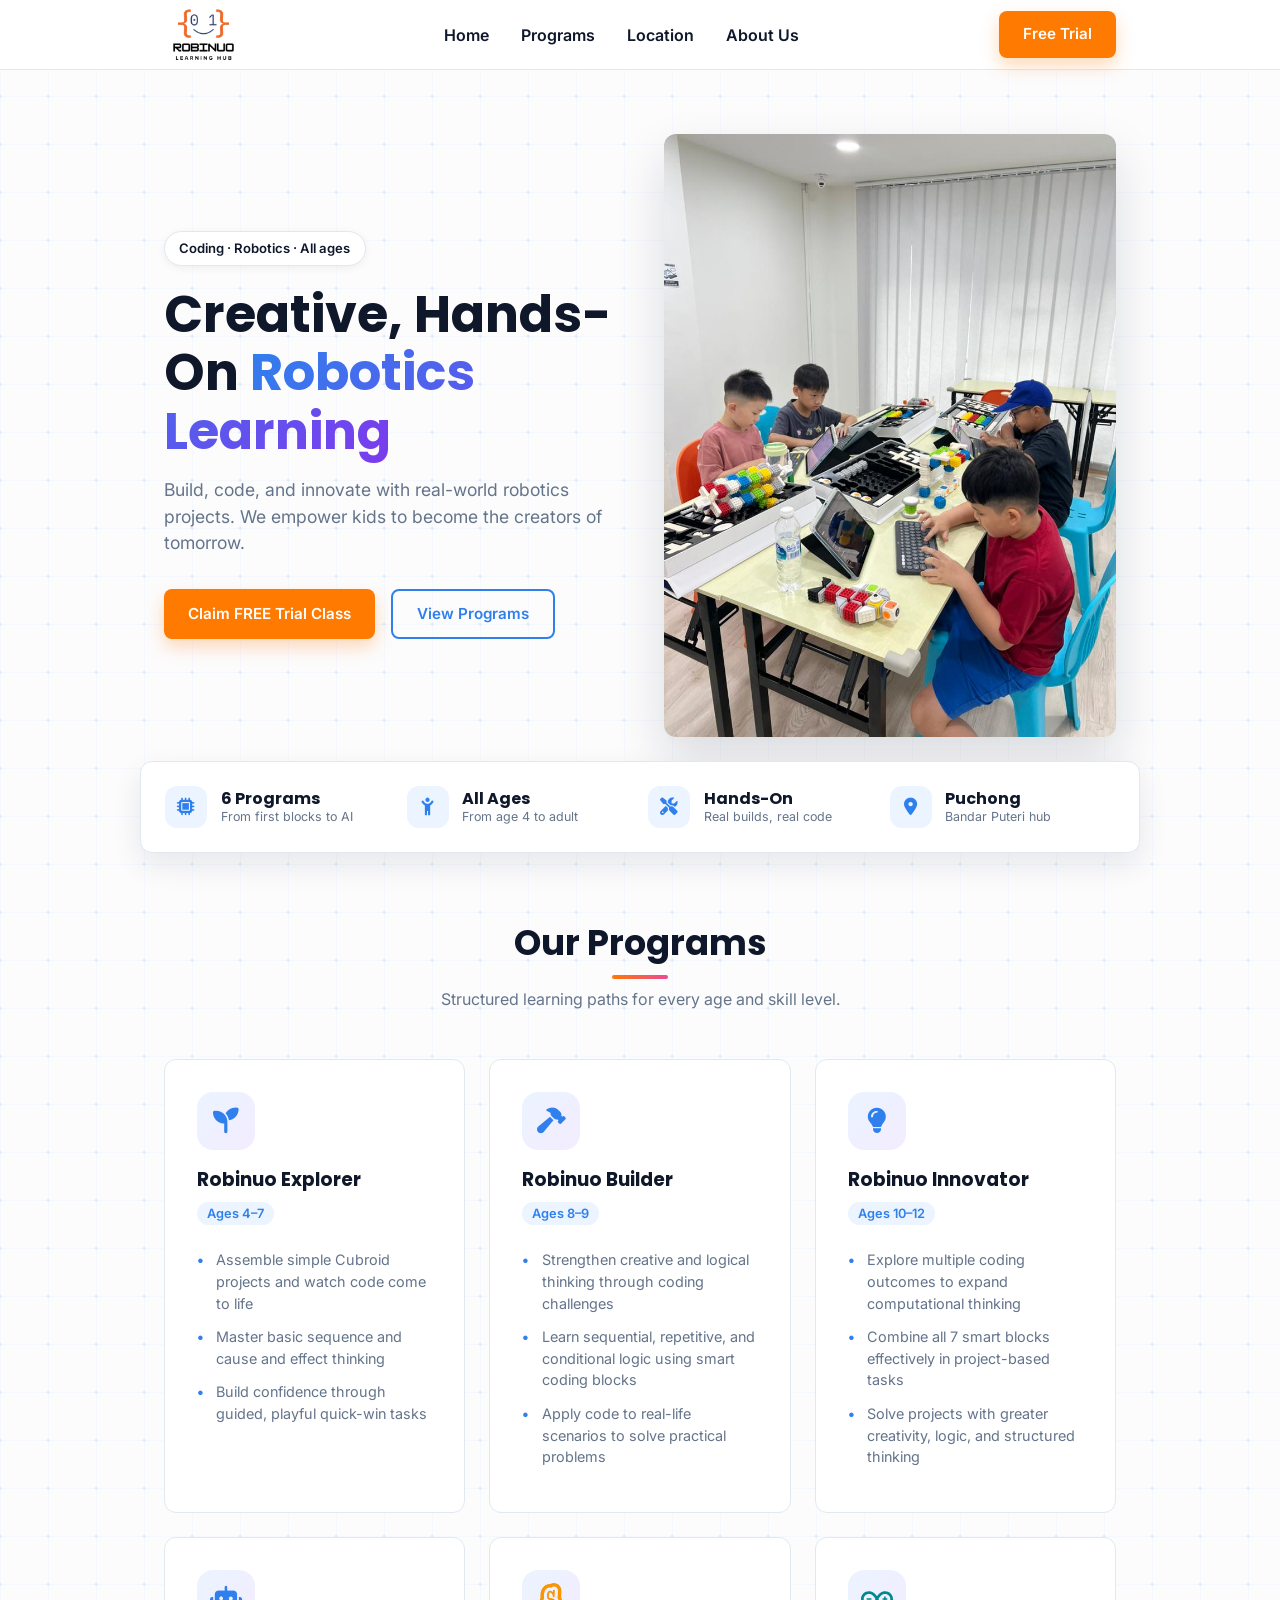
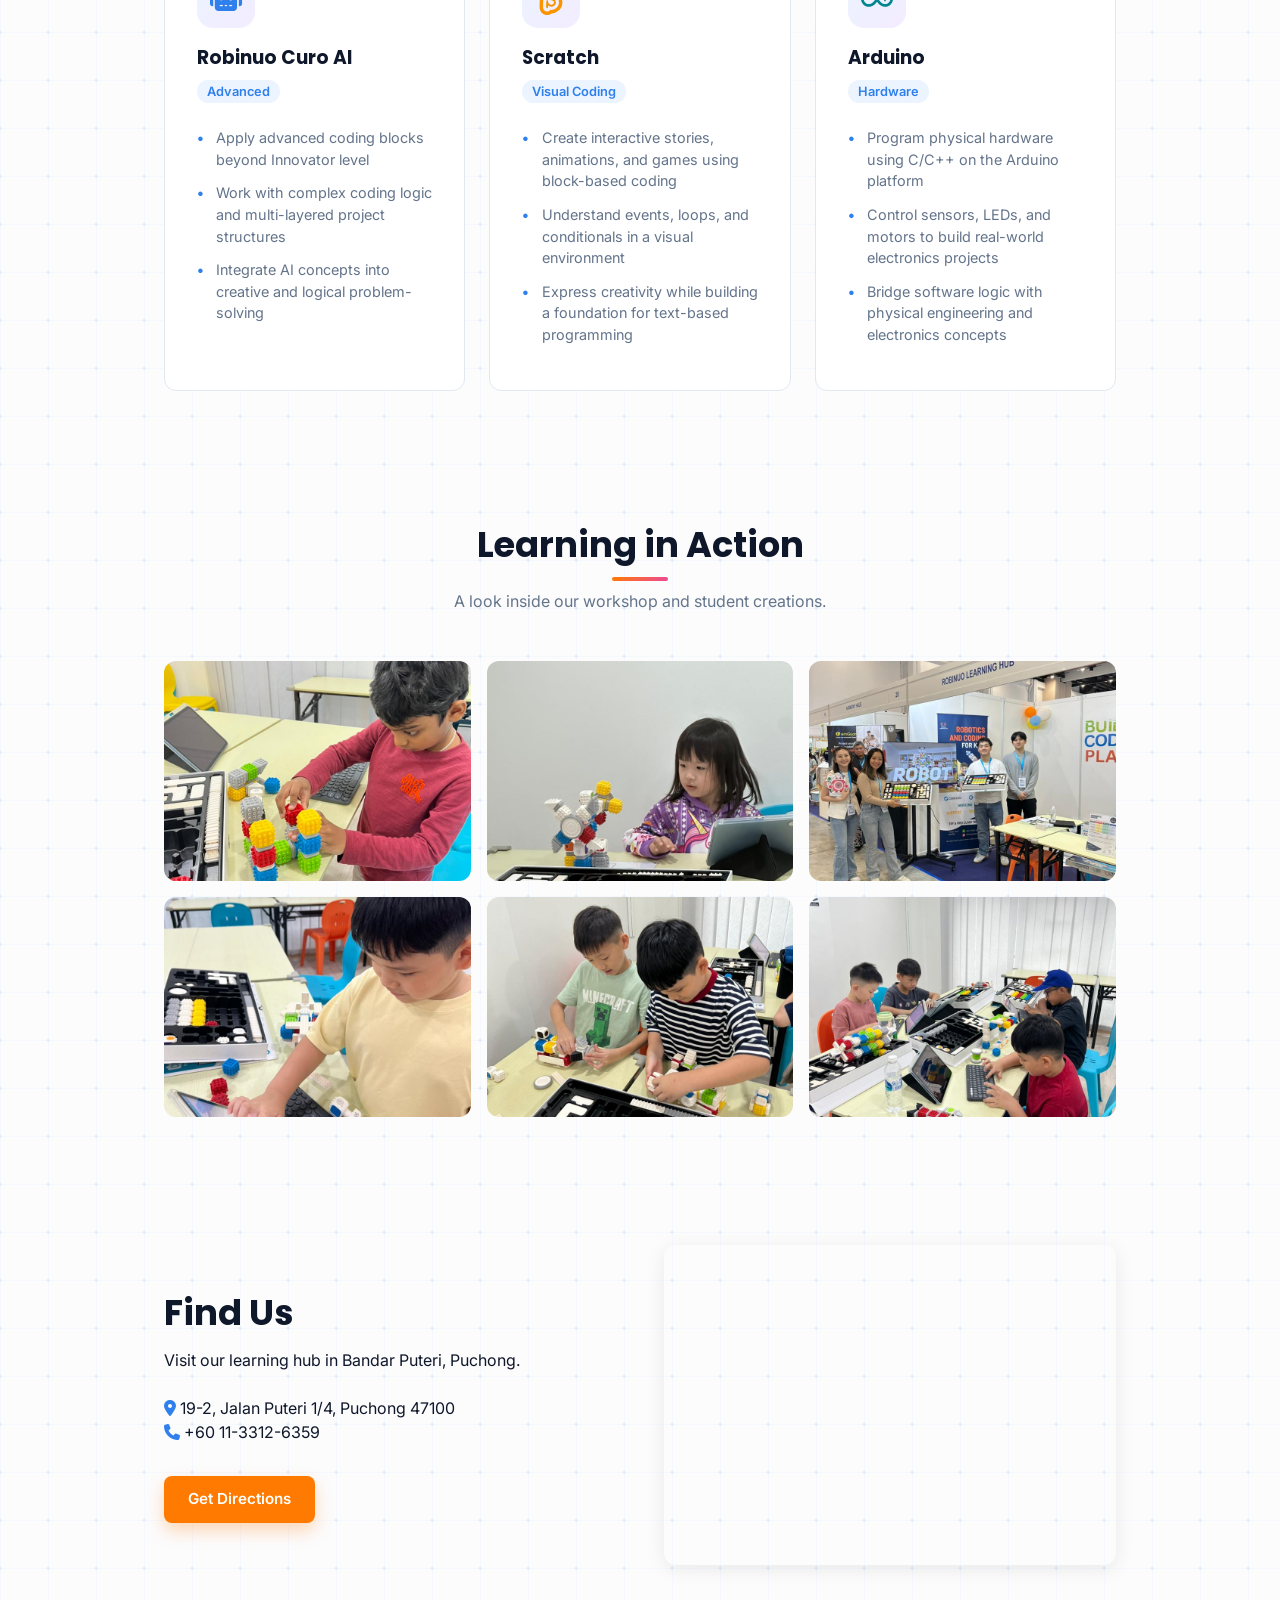
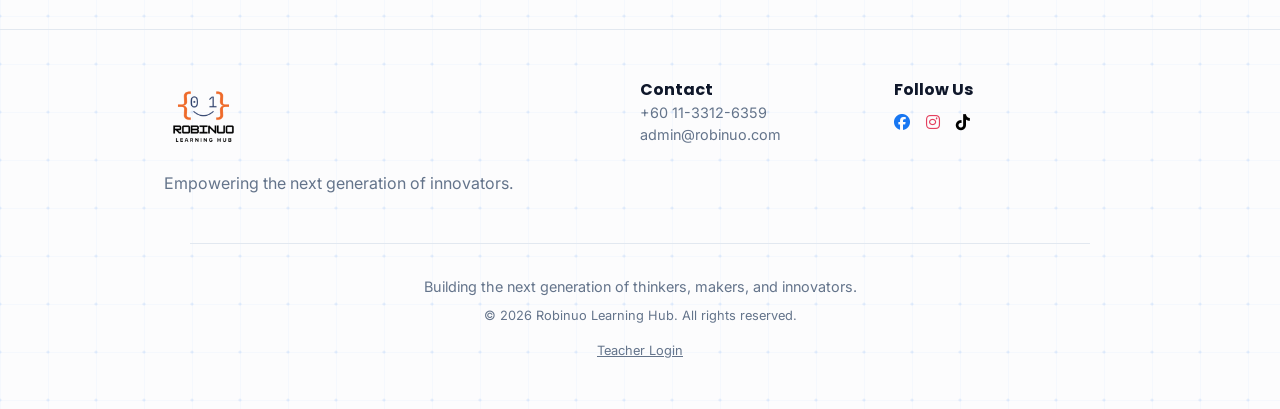
<file: index.html>
<!DOCTYPE html>
<html lang="en">

<head>
    <meta charset="UTF-8">
    <meta name="viewport" content="width=device-width, initial-scale=1.0">
    <link rel="icon" type="image/png" href="images/favicon.png">
    <link rel="apple-touch-icon" href="images/favicon.png">
    <title>Robinuo Robotics | Hands-On Learning in Puchong</title>
    <meta name="description"
        content="Robinuo Robotics Learning Hub in Puchong offers hands-on robotics, coding, and AI classes for all ages. Build, code, and innovate with real-world projects.">
    <meta name="keywords"
        content="robotics for kids Puchong, coding classes for kids, STEM education Malaysia, Robinuo Learning Hub, kids robotics workshop">
    <link rel="preconnect" href="https://fonts.googleapis.com">
    <link rel="preconnect" href="https://fonts.gstatic.com" crossorigin>
    <link
        href="https://fonts.googleapis.com/css2?family=Inter:wght@400;500;600;700&family=Poppins:wght@600;700&display=swap"
        rel="stylesheet">
    <link rel="stylesheet" href="style.css?v=4">
    <link rel="stylesheet" href="https://cdnjs.cloudflare.com/ajax/libs/font-awesome/6.4.0/css/all.min.css">
</head>

<body>
    <nav class="navbar">
        <div class="container">
            <a href="index.html" class="logo">
                <img src="images/logo.png" alt="Robinuo Logo">
            </a>
            <ul class="nav-links">
                <li><a href="index.html">Home</a></li>
                <li><a href="#programs">Programs</a></li>
                <li><a href="#location">Location</a></li>
                <li><a href="about.html">About Us</a></li>
            </ul>
            <a href="https://wa.me/601133126359?text=I%20would%20like%20to%20sign%20up%20for%20a%20free%20trial%20class"
                class="btn btn-primary">Free Trial</a>
        </div>
    </nav>

    <header class="hero">
        <div class="container hero-grid">
            <div class="hero-content reveal">
                <span class="hero-badge">Coding &middot; Robotics &middot; All ages</span>
                <h1 class="hero-title">Creative, Hands-On <span class="gradient-text">Robotics Learning</span></h1>
                <p class="hero-subtitle">Build, code, and innovate with real-world robotics projects. We empower kids to
                    become the creators of tomorrow.</p>
                <div class="hero-btns">
                    <a href="https://wa.me/601133126359?text=I%20would%20like%20to%20sign%20up%20for%20a%20free%20trial%20class"
                        class="btn btn-primary">Claim FREE Trial Class</a>
                    <a href="#programs" class="btn btn-outline">View Programs</a>
                </div>
            </div>
            <div class="image-box reveal">
                <img src="images/hero.jpeg" alt="Robotics Education">
            </div>
        </div>
    </header>

    <section class="highlights">
        <div class="container highlights-grid">
            <div class="highlight reveal">
                <i class="fas fa-microchip"></i>
                <div>
                    <span class="highlight-title">6 Programs</span>
                    <span class="highlight-sub">From first blocks to AI</span>
                </div>
            </div>
            <div class="highlight reveal">
                <i class="fas fa-child-reaching"></i>
                <div>
                    <span class="highlight-title">All Ages</span>
                    <span class="highlight-sub">From age 4 to adult</span>
                </div>
            </div>
            <div class="highlight reveal">
                <i class="fas fa-screwdriver-wrench"></i>
                <div>
                    <span class="highlight-title">Hands-On</span>
                    <span class="highlight-sub">Real builds, real code</span>
                </div>
            </div>
            <div class="highlight reveal">
                <i class="fas fa-location-dot"></i>
                <div>
                    <span class="highlight-title">Puchong</span>
                    <span class="highlight-sub">Bandar Puteri hub</span>
                </div>
            </div>
        </div>
    </section>

    <section id="programs">
        <div class="container">
            <div class="section-header">
                <h2 class="section-title">Our Programs</h2>
                <p class="section-subtitle">Structured learning paths for every age and skill level.</p>
            </div>
            <div class="grid-3">
                <div class="card">
                    <div class="card-icon"><i class="fas fa-seedling"></i></div>
                    <h3>Robinuo Explorer</h3>
                    <p class="tag">Ages 4–7</p>
                    <ul>
                        <li>Assemble simple Cubroid projects and watch code come to life</li>
                        <li>Master basic sequence and cause and effect thinking</li>
                        <li>Build confidence through guided, playful quick-win tasks</li>
                    </ul>
                </div>
                <div class="card">
                    <div class="card-icon"><i class="fas fa-hammer"></i></div>
                    <h3>Robinuo Builder</h3>
                    <p class="tag">Ages 8–9</p>
                    <ul>
                        <li>Strengthen creative and logical thinking through coding challenges</li>
                        <li>Learn sequential, repetitive, and conditional logic using smart coding blocks</li>
                        <li>Apply code to real-life scenarios to solve practical problems</li>
                    </ul>
                </div>
                <div class="card">
                    <div class="card-icon"><i class="fas fa-lightbulb"></i></div>
                    <h3>Robinuo Innovator</h3>
                    <p class="tag">Ages 10–12</p>
                    <ul>
                        <li>Explore multiple coding outcomes to expand computational thinking</li>
                        <li>Combine all 7 smart blocks effectively in project-based tasks</li>
                        <li>Solve projects with greater creativity, logic, and structured thinking</li>
                    </ul>
                </div>
                <div class="card">
                    <div class="card-icon"><i class="fas fa-robot"></i></div>
                    <h3>Robinuo Curo AI</h3>
                    <p class="tag">Advanced</p>
                    <ul>
                        <li>Apply advanced coding blocks beyond Innovator level</li>
                        <li>Work with complex coding logic and multi-layered project structures</li>
                        <li>Integrate AI concepts into creative and logical problem-solving</li>
                    </ul>
                </div>
                <div class="card">
                    <div class="card-icon"><img src="images/scratch.svg" alt="Scratch logo" class="brand-logo"></div>
                    <h3>Scratch</h3>
                    <p class="tag">Visual Coding</p>
                    <ul>
                        <li>Create interactive stories, animations, and games using block-based coding</li>
                        <li>Understand events, loops, and conditionals in a visual environment</li>
                        <li>Express creativity while building a foundation for text-based programming</li>
                    </ul>
                </div>
                <div class="card">
                    <div class="card-icon"><img src="images/arduino.svg" alt="Arduino logo" class="brand-logo"></div>
                    <h3>Arduino</h3>
                    <p class="tag">Hardware</p>
                    <ul>
                        <li>Program physical hardware using C/C++ on the Arduino platform</li>
                        <li>Control sensors, LEDs, and motors to build real-world electronics projects</li>
                        <li>Bridge software logic with physical engineering and electronics concepts</li>
                    </ul>
                </div>
            </div>

        </div>
    </section>

    <section id="projects">
        <div class="container">
            <div class="section-header">
                <h2 class="section-title">Learning in Action</h2>
                <p class="section-subtitle">A look inside our workshop and student creations.</p>
            </div>
            <div class="gallery-grid">
                <div class="gallery-item">
                    <img src="images/learning-1.jpeg" alt="Robot build">
                </div>
                <div class="gallery-item">
                    <img src="images/learning-2.jpeg" alt="Kids learning">
                </div>
                <div class="gallery-item">
                    <img src="images/learning-3.jpeg" alt="Workshop activity">
                </div>
                <div class="gallery-item">
                    <img src="images/learning-4.jpeg" alt="Student project">
                </div>
                <div class="gallery-item">
                    <img src="images/learning-5.jpeg" alt="Hands-on coding">
                </div>
                <div class="gallery-item">
                    <img src="images/hero.jpeg" alt="Group session">
                </div>
            </div>
        </div>
    </section>

    <section id="location">
        <div class="container hero-grid">
            <div class="location-details">
                <h2 class="section-title">Find Us</h2>
                <p style="margin-bottom: 1.5rem;">Visit our learning hub in Bandar Puteri, Puchong.</p>
                <p><i class="fas fa-map-marker-alt text-blue"></i> 19-2, Jalan Puteri 1/4, Puchong 47100</p>
                <p style="margin-bottom: 2rem;"><i class="fas fa-phone text-blue"></i> +60 11-3312-6359</p>
                <a href="https://maps.app.goo.gl/eVubJefHRpPLS99w7?g_st=iw" target="_blank" class="btn btn-primary">Get
                    Directions</a>
            </div>
            <div class="image-box">
                <iframe
                    src="https://www.google.com/maps/embed?pb=!1m18!1m12!1m3!1d3984.1481064375323!2d101.61411127590822!3d3.023023962295058!2m3!1f0!2f0!3f0!3m2!1i1024!2i768!4f13.1!3m3!1m2!1s0x31cdb5e82f555555%3A0x6b405f6e80b8751d!2sRobinuo%20Learning%20Hub!5e0!3m2!1sen!2smy!4v1715512345678!5m2!1sen!2smy"
                    width="100%" height="300" style="border:0;" allowfullscreen="" loading="lazy"></iframe>
            </div>
        </div>
    </section>

    <footer class="footer">
        <div class="container footer-grid">
            <div>
                <a href="index.html" class="logo">
                    <img src="images/logo.png" alt="Robinuo Logo">
                </a>
                <p style="margin-top: 1rem; color: var(--text-muted);">Empowering the next generation of innovators.</p>
            </div>
            <div>
                <h4>Contact</h4>
                <p style="color: var(--text-muted); font-size: 0.9rem;">+60 11-3312-6359</p>
                <p style="color: var(--text-muted); font-size: 0.9rem;">admin@robinuo.com</p>
            </div>
            <div>
                <h4>Follow Us</h4>
                <div class="social-links" style="display: flex; gap: 1rem; margin-top: 0.5rem;">
                    <a href="https://www.facebook.com/p/Robinuo-Learning-Hub-61576348565523/" class="text-blue"
                        target="_blank"><i class="fab fa-facebook"></i></a>
                    <a href="https://www.instagram.com/robinuokids/" class="text-blue" target="_blank"><i
                            class="fab fa-instagram"></i></a>
                    <a href="https://www.tiktok.com/@robinuokids" class="text-blue" target="_blank"><i
                            class="fab fa-tiktok"></i></a>
                </div>
            </div>
        </div>
        <div class="container footer-bottom" style="margin-top: 3rem; text-align: center;">
            <div
                style="width: 100%; max-width: 900px; height: 1px; background: var(--border-color); margin: 0 auto 2rem;">
            </div>
            <p style="color: var(--text-muted); font-size: 0.9rem;">Building the next generation of thinkers, makers,
                and innovators.</p>
            <p style="color: var(--text-muted); font-size: 0.8rem; margin-top: 0.5rem;">&copy; <span
                    class="current-year">2024</span> Robinuo Learning Hub. All rights reserved.</p>
            <p style="margin-top: 0.75rem;"><a href="resources.html"
                    style="color: var(--text-muted); font-size: 0.8rem;">Teacher Login</a></p>
        </div>
    </footer>
    <script>
        (function () {
            var d = document;
            d.documentElement.classList.add('js');

            // Dynamic copyright year
            d.querySelectorAll('.current-year').forEach(function (el) {
                el.textContent = new Date().getFullYear();
            });

            // Stagger grid children for a cascading reveal
            d.querySelectorAll('.grid-3, .gallery-grid, .highlights-grid').forEach(function (grid) {
                Array.prototype.forEach.call(grid.children, function (child, i) {
                    child.style.transitionDelay = (i * 70) + 'ms';
                });
            });

            // Scroll-reveal on intersection
            var revealEls = d.querySelectorAll('.reveal, .card, .gallery-item, .section-header');
            revealEls.forEach(function (el) { el.classList.add('reveal'); });

            if ('IntersectionObserver' in window) {
                var io = new IntersectionObserver(function (entries) {
                    entries.forEach(function (entry) {
                        if (entry.isIntersecting) {
                            entry.target.classList.add('is-visible');
                            io.unobserve(entry.target);
                        }
                    });
                }, { threshold: 0.12, rootMargin: '0px 0px -40px 0px' });
                revealEls.forEach(function (el) { io.observe(el); });
            } else {
                revealEls.forEach(function (el) { el.classList.add('is-visible'); });
            }
        })();
    </script>
</body>

</html>
</file>
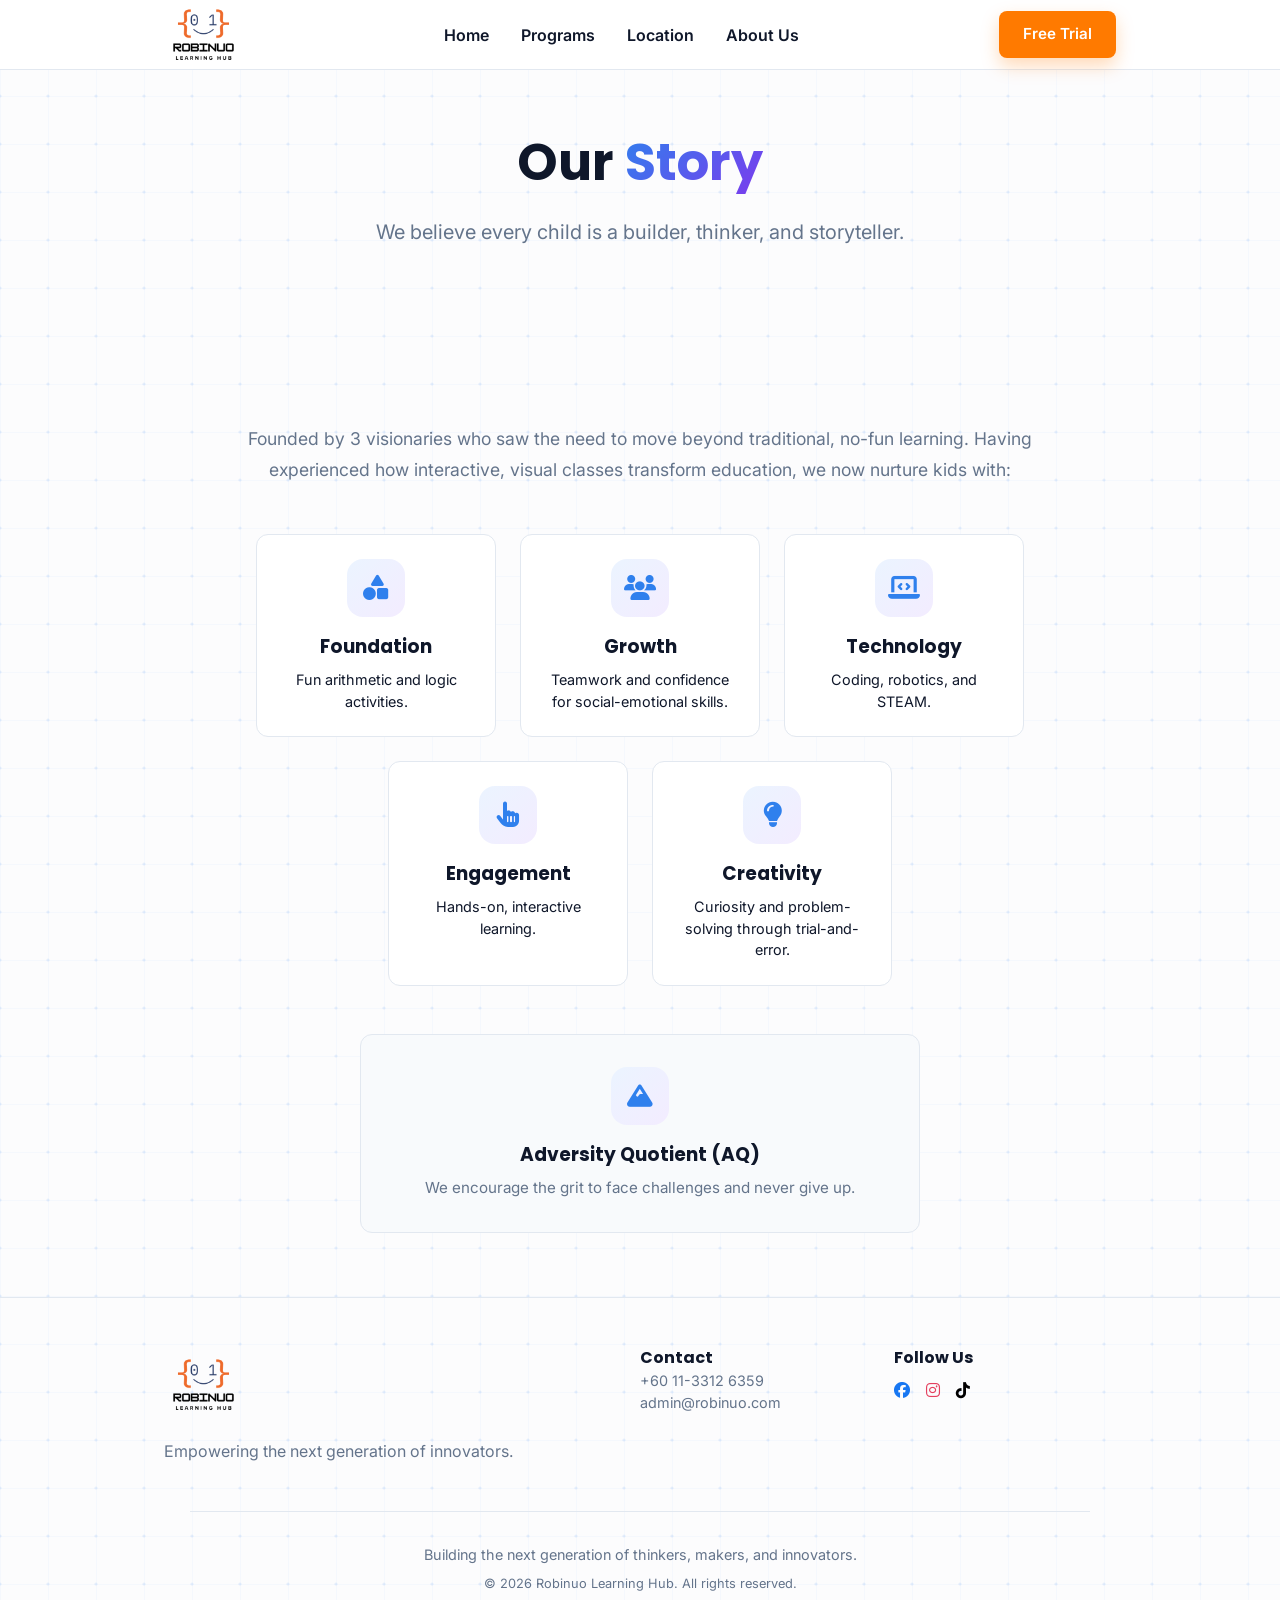
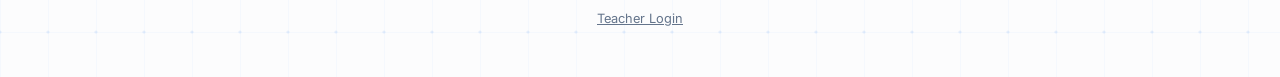
<file: about.html>
<!DOCTYPE html>
<html lang="en">
<head>
    <meta charset="UTF-8">
    <meta name="viewport" content="width=device-width, initial-scale=1.0">
    <link rel="icon" type="image/png" href="images/favicon.png">
    <link rel="apple-touch-icon" href="images/favicon.png">
    <title>About Us | Robinuo Robotics</title>
    <meta name="description" content="Learn about Robinuo Robotics Learning Hub's mission to empower every child as a builder and thinker through interactive robotics and coding education in Puchong.">
    <link rel="preconnect" href="https://fonts.googleapis.com">
    <link rel="preconnect" href="https://fonts.gstatic.com" crossorigin>
    <link href="https://fonts.googleapis.com/css2?family=Inter:wght@400;500;600;700&family=Poppins:wght@600;700&display=swap" rel="stylesheet">
    <link rel="stylesheet" href="style.css?v=4">
    <link rel="stylesheet" href="https://cdnjs.cloudflare.com/ajax/libs/font-awesome/6.4.0/css/all.min.css">
</head>
<body>
    <nav class="navbar">
        <div class="container">
            <a href="index.html" class="logo">
                <img src="images/logo.png" alt="Robinuo Logo">
            </a>
            <ul class="nav-links">
                <li><a href="index.html">Home</a></li>
                <li><a href="index.html#programs">Programs</a></li>
                <li><a href="index.html#location">Location</a></li>
                <li><a href="about.html" class="active">About Us</a></li>
            </ul>
            <a href="https://wa.me/601133126359?text=I%20would%20like%20to%20sign%20up%20for%20a%20free%20trial%20class" class="btn btn-primary">Free Trial</a>
        </div>
    </nav>

    <header class="hero" style="padding: 4rem 0;">
        <div class="container" style="text-align: center;">
            <div class="section-header">
                <h1 class="hero-title" style="margin-bottom: 1.5rem;">Our <span class="gradient-text">Story</span></h1>
                <p class="hero-subtitle" style="max-width: 800px; margin: 0 auto; font-size: 1.25rem;">
                    We believe every child is a builder, thinker, and storyteller.
                </p>
            </div>
        </div>
    </header>

    <section id="story" style="padding: 4rem 0;">
        <div class="container">
            <div style="max-width: 800px; margin: 0 auto; text-align: center;">
                <p style="font-size: 1.1rem; color: var(--text-muted); line-height: 1.8; margin-bottom: 3rem;">
                    Founded by 3 visionaries who saw the need to move beyond traditional, no-fun learning. Having experienced how interactive, visual classes transform education, we now nurture kids with:
                </p>

                <div class="about-values">
                    <div class="card value-card">
                        <div class="card-icon"><i class="fas fa-shapes"></i></div>
                        <h3>Foundation</h3>
                        <p>Fun arithmetic and logic activities.</p>
                    </div>
                    <div class="card value-card">
                        <div class="card-icon"><i class="fas fa-users"></i></div>
                        <h3>Growth</h3>
                        <p>Teamwork and confidence for social-emotional skills.</p>
                    </div>
                    <div class="card value-card">
                        <div class="card-icon"><i class="fas fa-laptop-code"></i></div>
                        <h3>Technology</h3>
                        <p>Coding, robotics, and STEAM.</p>
                    </div>
                    <div class="card value-card">
                        <div class="card-icon"><i class="fas fa-hand-pointer"></i></div>
                        <h3>Engagement</h3>
                        <p>Hands-on, interactive learning.</p>
                    </div>
                    <div class="card value-card">
                        <div class="card-icon"><i class="fas fa-lightbulb"></i></div>
                        <h3>Creativity</h3>
                        <p>Curiosity and problem-solving through trial-and-error.</p>
                    </div>
                </div>

                <div class="aq-callout">
                    <div class="card-icon"><i class="fas fa-mountain"></i></div>
                    <h3>Adversity Quotient (AQ)</h3>
                    <p>We encourage the grit to face challenges and never give up.</p>
                </div>
            </div>
        </div>
    </section>

    <footer class="footer">
        <div class="container footer-grid">
            <div>
                <a href="index.html" class="logo">
                    <img src="images/logo.png" alt="Robinuo Logo">
                </a>
                <p style="margin-top: 1rem; color: var(--text-muted);">Empowering the next generation of innovators.</p>
            </div>
            <div>
                <h4>Contact</h4>
                <p style="color: var(--text-muted); font-size: 0.9rem;">+60 11-3312 6359</p>
                <p style="color: var(--text-muted); font-size: 0.9rem;">admin@robinuo.com</p>
            </div>
            <div>
                <h4>Follow Us</h4>
                <div class="social-links" style="display: flex; gap: 1rem; margin-top: 0.5rem;">
                    <a href="https://www.facebook.com/p/Robinuo-Learning-Hub-61576348565523/" class="text-blue" target="_blank"><i class="fab fa-facebook"></i></a>
                    <a href="https://www.instagram.com/robinuokids?igsh=Z3NlZzNkN3hyNHJi" class="text-blue" target="_blank"><i class="fab fa-instagram"></i></a>
                    <a href="https://www.tiktok.com/@robinuokids?_r=1&_t=ZS-96NeDbq8sq5" class="text-blue" target="_blank"><i class="fab fa-tiktok"></i></a>
                </div>
            </div>
        </div>
        <div class="container footer-bottom" style="margin-top: 3rem; text-align: center;">
            <div style="width: 100%; max-width: 900px; height: 1px; background: var(--border-color); margin: 0 auto 2rem;"></div>
            <p style="color: var(--text-muted); font-size: 0.9rem;">Building the next generation of thinkers, makers, and innovators.</p>
            <p style="color: var(--text-muted); font-size: 0.8rem; margin-top: 0.5rem;">&copy; <span class="current-year">2024</span> Robinuo Learning Hub. All rights reserved.</p>
            <p style="margin-top: 0.75rem;"><a href="resources.html" style="color: var(--text-muted); font-size: 0.8rem;">Teacher Login</a></p>
        </div>
    </footer>
    <script>
        (function () {
            var d = document;
            d.documentElement.classList.add('js');

            // Dynamic copyright year
            d.querySelectorAll('.current-year').forEach(function (el) {
                el.textContent = new Date().getFullYear();
            });

            // Stagger grid children for a cascading reveal
            d.querySelectorAll('.grid-3, .gallery-grid, .highlights-grid').forEach(function (grid) {
                Array.prototype.forEach.call(grid.children, function (child, i) {
                    child.style.transitionDelay = (i * 70) + 'ms';
                });
            });

            // Scroll-reveal on intersection
            var revealEls = d.querySelectorAll('.reveal, .card, .gallery-item, .section-header');
            revealEls.forEach(function (el) { el.classList.add('reveal'); });

            if ('IntersectionObserver' in window) {
                var io = new IntersectionObserver(function (entries) {
                    entries.forEach(function (entry) {
                        if (entry.isIntersecting) {
                            entry.target.classList.add('is-visible');
                            io.unobserve(entry.target);
                        }
                    });
                }, { threshold: 0.12, rootMargin: '0px 0px -40px 0px' });
                revealEls.forEach(function (el) { io.observe(el); });
            } else {
                revealEls.forEach(function (el) { el.classList.add('is-visible'); });
            }
        })();
    </script>
</body>
</html>
</file>
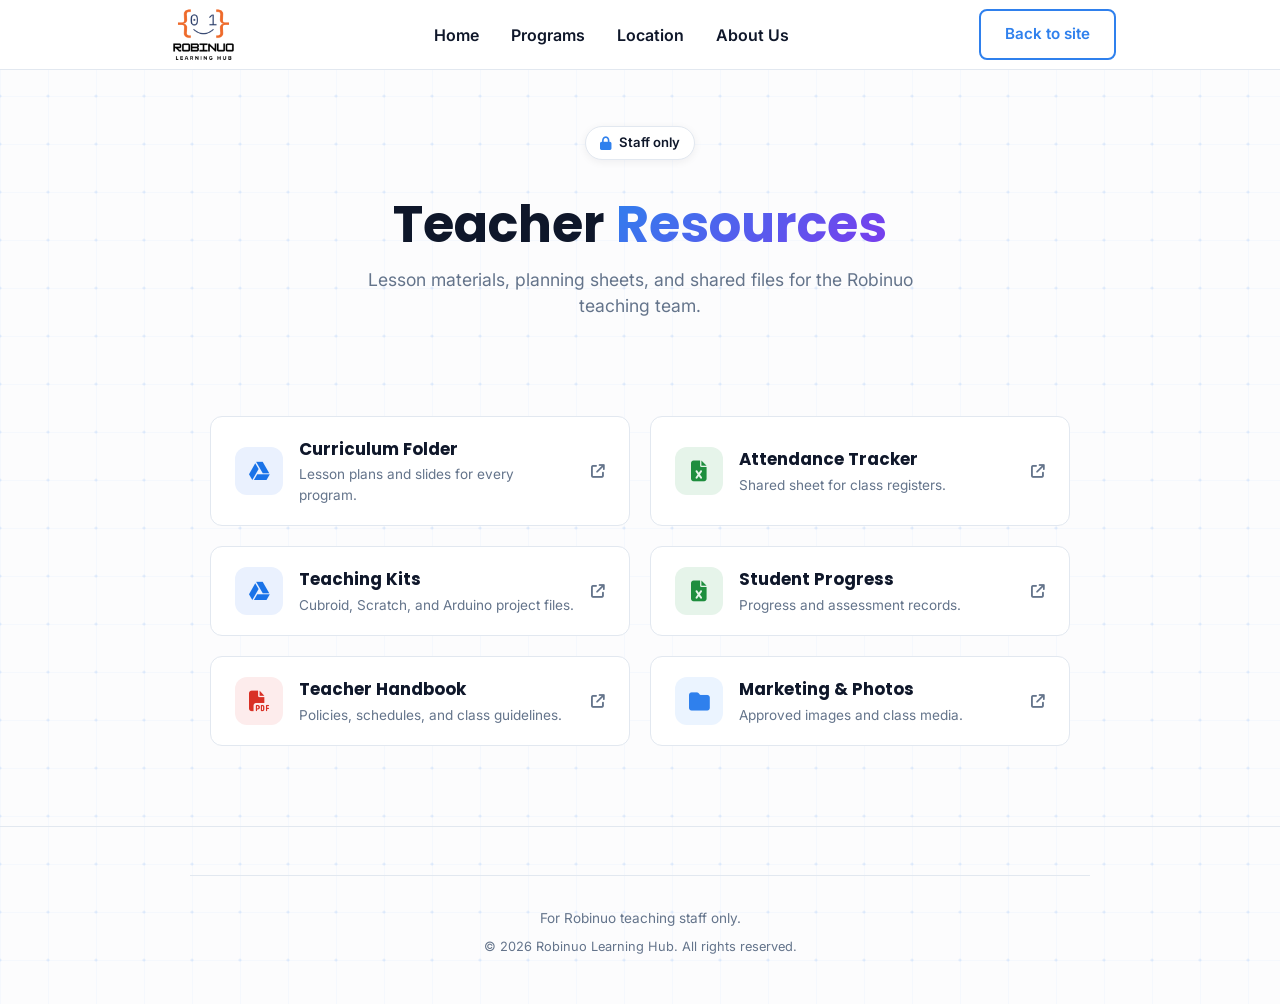
<file: resources.html>
<!DOCTYPE html>
<html lang="en">

<head>
    <meta charset="UTF-8">
    <meta name="viewport" content="width=device-width, initial-scale=1.0">
    <link rel="icon" type="image/png" href="images/favicon.png">
    <link rel="apple-touch-icon" href="images/favicon.png">
    <title>Teacher Resources | Robinuo Robotics</title>
    <!-- Staff-only area. Keep this page out of search engines; the login
         itself is enforced by Cloudflare Access, not by this page. -->
    <meta name="robots" content="noindex, nofollow">
    <link rel="preconnect" href="https://fonts.googleapis.com">
    <link rel="preconnect" href="https://fonts.gstatic.com" crossorigin>
    <link
        href="https://fonts.googleapis.com/css2?family=Inter:wght@400;500;600;700&family=Poppins:wght@600;700&display=swap"
        rel="stylesheet">
    <link rel="stylesheet" href="style.css?v=4">
    <link rel="stylesheet" href="https://cdnjs.cloudflare.com/ajax/libs/font-awesome/6.4.0/css/all.min.css">
</head>

<body>
    <nav class="navbar">
        <div class="container">
            <a href="index.html" class="logo">
                <img src="images/logo.png" alt="Robinuo Logo">
            </a>
            <ul class="nav-links">
                <li><a href="index.html">Home</a></li>
                <li><a href="index.html#programs">Programs</a></li>
                <li><a href="index.html#location">Location</a></li>
                <li><a href="about.html">About Us</a></li>
            </ul>
            <a href="index.html" class="btn btn-outline">Back to site</a>
        </div>
    </nav>

    <header class="hero" style="padding: 3.5rem 0 1rem;">
        <div class="container" style="text-align: center;">
            <div class="section-header">
                <span class="hero-badge"><i class="fas fa-lock"></i> Staff only</span>
                <h1 class="hero-title" style="margin: 1rem 0 0.75rem;">Teacher <span
                        class="gradient-text">Resources</span></h1>
                <p class="hero-subtitle" style="max-width: 620px; margin: 0 auto;">
                    Lesson materials, planning sheets, and shared files for the Robinuo teaching team.
                </p>
            </div>
        </div>
    </header>

    <section class="resources-section">
        <div class="container">
            <!-- ============================================================
                 HOW TO ADD A RESOURCE
                 Copy one <a class="resource-card"> block below, paste your
                 link into href="...", and edit the icon, title, and text.

                 Icon type (changes the colour of the little square):
                   class="resource-icon drive"  -> Google Drive  (fab fa-google-drive)
                   class="resource-icon excel"  -> Sheets/Excel  (fas fa-file-excel)
                   class="resource-icon pdf"     -> PDF/doc       (fas fa-file-pdf)
                   class="resource-icon"         -> default blue  (fas fa-folder)

                 The links below are PLACEHOLDERS (href="#") until the real
                 URLs are added.
                 ============================================================ -->
            <div class="resource-grid">

                <a class="resource-card" href="#" target="_blank" rel="noopener">
                    <div class="resource-icon drive"><i class="fab fa-google-drive"></i></div>
                    <div class="resource-text">
                        <h3>Curriculum Folder</h3>
                        <p>Lesson plans and slides for every program.</p>
                    </div>
                    <span class="resource-arrow"><i class="fas fa-arrow-up-right-from-square"></i></span>
                </a>

                <a class="resource-card" href="#" target="_blank" rel="noopener">
                    <div class="resource-icon excel"><i class="fas fa-file-excel"></i></div>
                    <div class="resource-text">
                        <h3>Attendance Tracker</h3>
                        <p>Shared sheet for class registers.</p>
                    </div>
                    <span class="resource-arrow"><i class="fas fa-arrow-up-right-from-square"></i></span>
                </a>

                <a class="resource-card" href="#" target="_blank" rel="noopener">
                    <div class="resource-icon drive"><i class="fab fa-google-drive"></i></div>
                    <div class="resource-text">
                        <h3>Teaching Kits</h3>
                        <p>Cubroid, Scratch, and Arduino project files.</p>
                    </div>
                    <span class="resource-arrow"><i class="fas fa-arrow-up-right-from-square"></i></span>
                </a>

                <a class="resource-card" href="#" target="_blank" rel="noopener">
                    <div class="resource-icon excel"><i class="fas fa-file-excel"></i></div>
                    <div class="resource-text">
                        <h3>Student Progress</h3>
                        <p>Progress and assessment records.</p>
                    </div>
                    <span class="resource-arrow"><i class="fas fa-arrow-up-right-from-square"></i></span>
                </a>

                <a class="resource-card" href="#" target="_blank" rel="noopener">
                    <div class="resource-icon pdf"><i class="fas fa-file-pdf"></i></div>
                    <div class="resource-text">
                        <h3>Teacher Handbook</h3>
                        <p>Policies, schedules, and class guidelines.</p>
                    </div>
                    <span class="resource-arrow"><i class="fas fa-arrow-up-right-from-square"></i></span>
                </a>

                <a class="resource-card" href="#" target="_blank" rel="noopener">
                    <div class="resource-icon"><i class="fas fa-folder"></i></div>
                    <div class="resource-text">
                        <h3>Marketing & Photos</h3>
                        <p>Approved images and class media.</p>
                    </div>
                    <span class="resource-arrow"><i class="fas fa-arrow-up-right-from-square"></i></span>
                </a>

            </div>
        </div>
    </section>

    <footer class="footer">
        <div class="container footer-bottom" style="text-align: center;">
            <div
                style="width: 100%; max-width: 900px; height: 1px; background: var(--border-color); margin: 0 auto 2rem;">
            </div>
            <p style="color: var(--text-muted); font-size: 0.85rem;">For Robinuo teaching staff only.</p>
            <p style="color: var(--text-muted); font-size: 0.8rem; margin-top: 0.5rem;">&copy; <span
                    class="current-year">2024</span> Robinuo Learning Hub. All rights reserved.</p>
        </div>
    </footer>

    <script>
        document.querySelectorAll('.current-year').forEach(function (el) {
            el.textContent = new Date().getFullYear();
        });
    </script>
</body>

</html>
</file>
<file: style.css>
:root {
    --bg-color: #FFFFFF;
    --bg-subtle: #F8FAFC;
    --primary: #2F80ED;
    --accent: #FF7A00;
    --text-main: #0F172A;
    --text-muted: #64748B;
    --white: #FFFFFF;
    --border-color: #E2E8F0;
    --radius: 12px;
    --nav-height: 70px;
    --transition: all 0.3s ease;

    /* Playful supporting accents for a kids-focused robotics brand */
    --accent-2: #7C3AED;
    --accent-3: #10B981;
    --accent-pink: #EC4899;
    --grad-hero: linear-gradient(135deg, var(--primary) 0%, var(--accent-2) 100%);
    --grad-warm: linear-gradient(135deg, var(--accent) 0%, var(--accent-pink) 100%);
    --shadow-sm: 0 2px 8px rgba(15, 23, 42, 0.06);
    --shadow-md: 0 12px 30px rgba(15, 23, 42, 0.09);
    --shadow-lg: 0 22px 50px rgba(15, 23, 42, 0.14);
    --ease-out-back: cubic-bezier(0.34, 1.56, 0.64, 1);
}

* {
    margin: 0;
    padding: 0;
    box-sizing: border-box;
}

html {
    scroll-behavior: smooth;
}

body {
    font-family: 'Inter', sans-serif;
    /* No gradients: a seamless blueprint-grid tile with small circuit nodes.
       It repeats infinitely across the whole page, so it never clips or
       cuts off at a section edge. */
    background-color: #FCFCFD;
    background-image: url("data:image/svg+xml,%3Csvg%20xmlns%3D'http%3A%2F%2Fwww.w3.org%2F2000%2Fsvg'%20width%3D'48'%20height%3D'48'%20viewBox%3D'0%200%2048%2048'%3E%3Cg%20fill%3D'none'%20stroke%3D'%232F80ED'%20stroke-opacity%3D'0.07'%3E%3Cpath%20d%3D'M48%200H0V48'%2F%3E%3C%2Fg%3E%3Cg%20fill%3D'%232F80ED'%20fill-opacity%3D'0.11'%3E%3Ccircle%20cx%3D'0'%20cy%3D'0'%20r%3D'1.6'%2F%3E%3Ccircle%20cx%3D'48'%20cy%3D'0'%20r%3D'1.6'%2F%3E%3Ccircle%20cx%3D'0'%20cy%3D'48'%20r%3D'1.6'%2F%3E%3Ccircle%20cx%3D'48'%20cy%3D'48'%20r%3D'1.6'%2F%3E%3C%2Fg%3E%3C%2Fsvg%3E");
    background-size: 48px 48px;
    background-repeat: repeat;
    color: var(--text-main);
    line-height: 1.5;
    overflow-x: hidden;
}

h1, h2, h3, h4, .logo {
    font-family: 'Poppins', sans-serif;
    font-weight: 700;
}

.container {
    max-width: 1000px;
    margin: 0 auto;
    padding: 0 1.5rem;
}

/* Utilities */
.text-blue { color: var(--primary); }
.text-orange { color: var(--accent); }

.btn {
    display: inline-flex;
    align-items: center;
    gap: 8px;
    padding: 0.75rem 1.5rem;
    border-radius: 8px;
    font-weight: 600;
    text-decoration: none;
    transition: var(--transition);
    cursor: pointer;
    border: none;
    font-size: 0.95rem;
}

.btn-primary {
    background-color: var(--accent);
    color: var(--white);
}

.btn-primary:hover {
    background-color: #E66E00;
    transform: translateY(-2px);
}

.btn-outline {
    border: 2px solid var(--primary);
    color: var(--primary);
}

.btn-outline:hover {
    background-color: var(--primary);
    color: var(--white);
}

/* Navbar */
.navbar {
    height: var(--nav-height);
    position: sticky;
    top: 0;
    background: white;
    border-bottom: 1px solid var(--border-color);
    z-index: 1000;
}

.navbar .container {
    display: flex;
    justify-content: space-between;
    align-items: center;
    height: 100%;
}

.logo {
    display: flex;
    align-items: center;
    text-decoration: none;
}

.logo img {
    width: 79px; /* ~7% smaller than 85px */
    height: auto;
    display: block;
    margin-top: -2px;
}

.footer .logo img {
    width: 79px;
}

.nav-links {
    display: flex;
    list-style: none;
    gap: 2rem; /* ~32px */
    align-items: center;
}

.nav-links a {
    color: var(--text-main);
    text-decoration: none;
    font-weight: 600;
    font-size: 1rem;
    transition: var(--transition);
}

.nav-links a:hover, .text-blue:hover {
    color: var(--accent);
}

.fa-facebook { color: #1877F2; }
.fa-instagram { color: #E4405F; }
.fa-tiktok { color: #000000; }

.tech-stack img {
    filter: grayscale(100%);
    opacity: 0.6;
    transition: all 0.3s ease;
}

.tech-stack img:hover {
    filter: grayscale(0%);
    opacity: 1;
    transform: scale(1.1);
}

/* Hero Section */
.hero {
    padding: 4rem 0;
    /* Transparent so the body's warm glow flows through without a seam. */
    background: transparent;
}

.hero-grid {
    display: grid;
    grid-template-columns: 1fr 1fr;
    gap: 3rem;
    align-items: center;
}

.hero-title {
    font-size: clamp(2.8rem, 1.9rem + 1.6vw, 3.6rem);
    line-height: 1.15;
    margin-bottom: 1rem;
}

.hero-subtitle {
    font-size: 1.1rem;
    color: var(--text-muted);
    margin-bottom: 2rem;
}

.hero-btns {
    display: flex;
    gap: 1rem;
}

.image-box {
    border-radius: var(--radius);
    overflow: hidden;
    box-shadow: 0 4px 20px rgba(0,0,0,0.08);
}

.image-box img {
    width: 100%;
    height: auto;
    display: block;
}

/* Map embed: force block so it fills the container and drops the inline baseline gap */
.image-box iframe {
    display: block;
    width: 100%;
    height: 320px;
    border: 0;
}

/* Sections */
section {
    padding: 4rem 0;
}

.section-header {
    text-align: center;
    margin-bottom: 3rem;
}

.section-title {
    font-size: 2.2rem;
    margin-bottom: 0.5rem;
}

.section-subtitle {
    color: var(--text-muted);
}

/* Grid Layouts */
.grid-3 {
    display: grid;
    grid-template-columns: repeat(3, 1fr);
    gap: 1.5rem;
}

.card {
    padding: 2rem;
    border-radius: var(--radius);
    border: 1px solid var(--border-color);
    transition: var(--transition);
    display: flex;
    flex-direction: column;
}

.card:hover {
    border-color: var(--primary);
    box-shadow: 0 4px 15px rgba(0,0,0,0.05);
}

.card-icon {
    font-size: 2rem;
    color: var(--primary);
    margin-bottom: 1rem;
}

/* Brand logos (Scratch, Arduino) sized to match the icon scale */
.card-icon .brand-logo {
    width: 2rem;
    height: 2rem;
    object-fit: contain;
    display: block;
    margin: 0 auto;
}

.card h3 {
    margin-bottom: 0.5rem;
}

.card .tag {
    font-size: 0.8rem;
    color: var(--primary);
    background: #EBF4FF;
    padding: 2px 10px;
    border-radius: 20px;
    display: inline-block;
    margin-bottom: 1.5rem;
    font-weight: 600;
    width: fit-content;
}

.card ul {
    list-style: none;
    padding: 0;
    margin: 0;
    text-align: left;
}

.card ul li {
    font-size: 0.9rem;
    color: var(--text-muted);
    margin-bottom: 0.75rem;
    position: relative;
    padding-left: 1.2rem;
}

.card ul li::before {
    content: "•";
    color: var(--primary);
    position: absolute;
    left: 0;
    font-weight: bold;
}

/* Gallery */
.gallery-grid {
    display: grid;
    grid-template-columns: repeat(auto-fit, minmax(280px, 1fr));
    gap: 1rem;
}

.gallery-item {
    border-radius: var(--radius);
    overflow: hidden;
    height: 220px;
}

.gallery-item img {
    width: 100%;
    height: 100%;
    object-fit: cover;
}

/* Reviews */
.review-card {
    padding: 1.5rem;
    background: var(--bg-subtle);
    border-radius: var(--radius);
}

/* Footer */
.footer {
    padding: 3rem 0;
    border-top: 1px solid var(--border-color);
    background: transparent;
}

.footer-grid {
    display: grid;
    grid-template-columns: 2fr 1fr 1fr;
    gap: 2rem;
}

.aq-callout {
    max-width: 560px;
    margin: 3rem auto 0;
    padding: 2rem 1.75rem;
    background: var(--bg-subtle);
    border: 1px solid var(--border-color);
    border-radius: var(--radius);
    text-align: center;
}

.aq-callout .card-icon {
    margin: 0 auto 1rem;
}

.aq-callout h3 {
    margin-bottom: 0.5rem;
}

.aq-callout p {
    font-size: 0.95rem;
    color: var(--text-muted);
    margin: 0;
}

/* About page — "what we nurture" value cards.
   One wrapping row so all cards are the same width: three on top, the
   remaining two centered underneath. No flex-grow, so the last row never
   stretches wide. Content sits at the top and is centered. */
.about-values {
    display: flex;
    flex-wrap: wrap;
    justify-content: center;
    gap: 1.5rem;
    margin-bottom: 2rem;
}

.about-values .value-card {
    flex: 0 1 240px;
    padding: 1.5rem;
    align-items: center;
    text-align: center;
}

.about-values .value-card p {
    font-size: 0.9rem;
}

/* Teacher resources page — list of links to external files (Drive, Sheets…) */
.resources-section {
    padding: 2rem 0 5rem;
}

.resource-grid {
    display: grid;
    grid-template-columns: repeat(2, 1fr);
    gap: 1.25rem;
    max-width: 860px;
    margin: 0 auto;
}

.resource-card {
    display: flex;
    align-items: center;
    gap: 1rem;
    padding: 1.25rem 1.5rem;
    background: var(--white);
    border: 1px solid var(--border-color);
    border-radius: var(--radius);
    text-decoration: none;
    color: var(--text-main);
    transition: var(--transition);
}

.resource-card:hover {
    border-color: var(--primary);
    box-shadow: var(--shadow-md);
    transform: translateY(-3px);
}

.resource-icon {
    width: 48px;
    height: 48px;
    border-radius: 12px;
    display: grid;
    place-items: center;
    background: #EBF4FF;
    color: var(--primary);
    font-size: 1.3rem;
    flex-shrink: 0;
}

.resource-icon.drive {
    background: #EAF1FE;
    color: #1A73E8;
}

.resource-icon.excel {
    background: #E6F4EA;
    color: #1E8E3E;
}

.resource-icon.pdf {
    background: #FDECEC;
    color: #D93025;
}

.resource-text {
    flex: 1;
    min-width: 0;
}

.resource-text h3 {
    font-size: 1.05rem;
    margin-bottom: 0.15rem;
}

.resource-text p {
    font-size: 0.85rem;
    color: var(--text-muted);
    margin: 0;
}

.resource-arrow {
    color: var(--text-muted);
    font-size: 0.85rem;
    flex-shrink: 0;
}

.resource-card:hover .resource-arrow {
    color: var(--primary);
}

@media (max-width: 768px) {
    .resource-grid {
        grid-template-columns: 1fr;
    }
}

@media (max-width: 768px) {
    .hero-grid, .grid-3, .footer-grid {
        grid-template-columns: 1fr;
        text-align: center;
    }
    .hero { padding: 2.5rem 0; }
    .hero-title { font-size: 2.2rem; }
    .hero-btns { justify-content: center; flex-wrap: wrap; }
    .nav-links { display: none; }

    section { padding: 3rem 0; }
    .section-header { margin-bottom: 2rem; }

    /* Stack the location block and give the map a clean, full-width frame */
    #location .hero-grid { gap: 2rem; }
    .location-details { order: -1; }
    .image-box iframe { height: 280px; }

    /* Flex containers ignore text-align, so center them explicitly on mobile */
    .footer .logo { justify-content: center; }
    .social-links { justify-content: center; }
}

@media (max-width: 480px) {
    .container { padding: 0 1rem; }
    .hero-title { font-size: 1.9rem; }
    .hero-subtitle { font-size: 1rem; }
    .section-title { font-size: 1.8rem; }
    .card { padding: 1.5rem; }
    .hero-btns .btn { width: 100%; justify-content: center; }
    .image-box iframe { height: 240px; }
}

/* ==========================================================================
   Visual polish — depth, motion, and playful accents
   ========================================================================== */

/* Scroll-reveal: hidden state only applies once JS is active (progressive
   enhancement — no-JS users still see everything). */
.js .reveal {
    opacity: 0;
    transform: translateY(24px);
    transition: opacity 0.7s var(--ease-out-expo, ease), transform 0.7s var(--ease-out-expo, ease);
}

.js .reveal.is-visible {
    opacity: 1;
    transform: none;
}

/* Buttons get more depth and a springier hover */
.btn-primary {
    box-shadow: 0 8px 18px rgba(255, 122, 0, 0.28);
}

.btn-primary:hover {
    transform: translateY(-3px);
    box-shadow: 0 12px 26px rgba(255, 122, 0, 0.38);
}

.btn-outline:hover {
    transform: translateY(-3px);
}

/* Hero is transparent — the page-wide blueprint pattern shows through, so
   there are no glow blobs to clip at the hero's edges. */
.hero {
    position: relative;
    overflow: hidden;
}

.hero .container {
    position: relative;
    z-index: 1;
}

/* Hero badge pill */
.hero-badge {
    display: inline-flex;
    align-items: center;
    gap: 8px;
    padding: 0.4rem 0.9rem;
    margin-bottom: 1.25rem;
    border-radius: 999px;
    background: var(--white);
    border: 1px solid var(--border-color);
    box-shadow: var(--shadow-sm);
    font-size: 0.82rem;
    font-weight: 600;
    color: var(--text-main);
}

.hero-badge i {
    color: var(--primary);
}

/* Gradient text accent */
.gradient-text {
    background: var(--grad-hero);
    -webkit-background-clip: text;
    background-clip: text;
    -webkit-text-fill-color: transparent;
    color: transparent;
}

.hero .image-box {
    box-shadow: var(--shadow-lg);
}

/* Highlights strip under the hero */
.highlights {
    padding: 0;
    margin-top: -2.5rem;
    position: relative;
    z-index: 5;
}

.highlights-grid {
    display: grid;
    grid-template-columns: repeat(4, 1fr);
    gap: 1rem;
    background: var(--white);
    border: 1px solid var(--border-color);
    border-radius: var(--radius);
    box-shadow: var(--shadow-md);
    padding: 1.5rem;
}

.highlight {
    display: flex;
    align-items: center;
    gap: 0.85rem;
}

.highlight i {
    font-size: 1.1rem;
    color: var(--primary);
    background: #EBF4FF;
    width: 42px;
    height: 42px;
    border-radius: 12px;
    display: grid;
    place-items: center;
    flex-shrink: 0;
}

.highlight div {
    display: flex;
    flex-direction: column;
    line-height: 1.25;
}

.highlight-title {
    font-weight: 700;
    font-family: 'Poppins', sans-serif;
}

.highlight-sub {
    font-size: 0.78rem;
    color: var(--text-muted);
}

/* Section titles get a centered gradient underline */
.section-header .section-title {
    position: relative;
    display: inline-block;
    padding-bottom: 0.6rem;
}

.section-header .section-title::after {
    content: "";
    position: absolute;
    left: 50%;
    bottom: 0;
    transform: translateX(-50%);
    width: 56px;
    height: 4px;
    border-radius: 4px;
    background: var(--grad-warm);
}

/* Program cards — accent bar reveal, lift, and a friendlier icon */
.card {
    position: relative;
    overflow: hidden;
    background: var(--white);
}

.card::before {
    content: "";
    position: absolute;
    top: 0;
    left: 0;
    right: 0;
    height: 4px;
    background: var(--grad-hero);
    transform: scaleX(0);
    transform-origin: left;
    transition: transform 0.35s var(--ease-out-expo, ease);
}

.card:hover {
    transform: translateY(-6px);
    box-shadow: var(--shadow-md);
    border-color: transparent;
}

.card:hover::before {
    transform: scaleX(1);
}

.card-icon {
    width: 58px;
    height: 58px;
    border-radius: 16px;
    background: linear-gradient(135deg, #EBF4FF 0%, #F3ECFF 100%);
    display: grid;
    place-items: center;
    font-size: 1.6rem;
    transition: transform 0.35s var(--ease-out-back);
}

.card:hover .card-icon {
    transform: rotate(-6deg) scale(1.06);
}

.card-icon .brand-logo {
    margin: 0;
}

/* Gallery — zoom on hover with a subtle gradient veil */
.gallery-item {
    position: relative;
}

.gallery-item::after {
    content: "";
    position: absolute;
    inset: 0;
    background: linear-gradient(to top, rgba(15, 23, 42, 0.25), transparent 55%);
    opacity: 0;
    transition: opacity 0.4s ease;
}

.gallery-item img {
    transition: transform 0.6s var(--ease-out-expo, ease);
}

.gallery-item:hover img {
    transform: scale(1.08);
}

.gallery-item:hover::after {
    opacity: 1;
}

/* Map frame depth */
.image-box iframe {
    box-shadow: var(--shadow-sm);
}

@media (max-width: 768px) {
    .highlights {
        margin-top: 1.5rem;
    }
    .highlights-grid {
        grid-template-columns: repeat(2, 1fr);
        gap: 1.25rem;
        text-align: left;
    }
}

@media (max-width: 480px) {
    .highlights-grid {
        grid-template-columns: 1fr;
    }
    .highlight {
        justify-content: flex-start;
    }
}

/* Respect users who prefer reduced motion */
@media (prefers-reduced-motion: reduce) {
    .js .reveal {
        opacity: 1;
        transform: none;
        transition: none;
    }
    .hero::before,
    .hero::after {
        animation: none;
    }
    .card:hover,
    .btn-primary:hover,
    .btn-outline:hover {
        transform: none;
    }
    .gallery-item:hover img {
        transform: none;
    }
}
</file>
